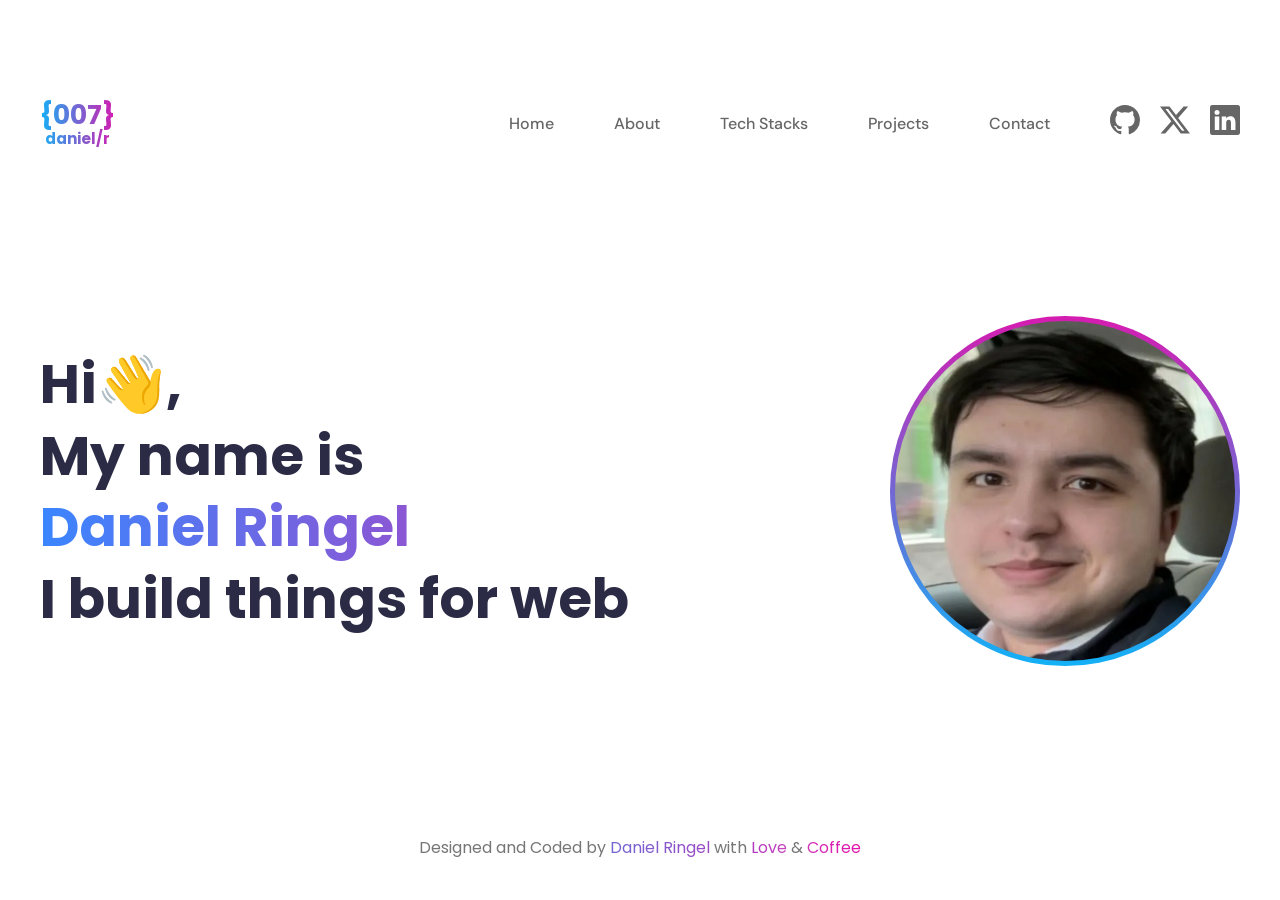
<file: index.html>
<!doctype html>
<html lang="en">
  <head>
    <meta charset="UTF-8" />
    <meta name="viewport" content="width=device-width, initial-scale=1.0" />
    <link rel="stylesheet" href="./css/base.css" />
    <link rel="stylesheet" href="./css/home.css" />
    <link rel="preconnect" href="https://fonts.googleapis.com" />
    <link rel="preconnect" href="https://fonts.gstatic.com" crossorigin />
    <link
      href="https://fonts.googleapis.com/css2?family=Poppins:wght@400;500;600;700&display=swap"
      rel="stylesheet"
    />
    <link
    href="https://fonts.googleapis.com/css2?family=DM+Sans:wght@400;500&family=Poppins:wght@400;500;600;700&display=swap"
    rel="stylesheet"
    />
    <title>Daniel Ringel's Portfolio</title>
  </head>
  <body>
    <!-- This is the header (Top-Container) -->
    <header>
      <!-- Logo being a clickable link to the site -->
      <a href="index.html" class="logo">
        <span class="logo-code">{007}</span>
        <span class="logo-name">daniel/r</span>
      </a>
      <button class="list-button" aria-label="Open menu">
        <svg
          xmlns="http://www.w3.org/2000/svg"
          width="16"
          height="16"
          fill="currentColor"
          viewBox="0 0 16 16"
        >
          <path
            fill-rule="evenodd"
            d="M2.5 12a.5.5 0 0 1 .5-.5h10a.5.5 0 0 1 0 1H3a.5.5 0 0 1-.5-.5m0-4a.5.5 0 0 1 .5-.5h10a.5.5 0 0 1 0 1H3a.5.5 0 0 1-.5-.5m0-4a.5.5 0 0 1 .5-.5h10a.5.5 0 0 1 0 1H3a.5.5 0 0 1-.5-.5"
          />
        </svg>
      </button>
      <!-- Navigator for the other pages and socials -->
      <nav>
        <!-- Clickable links that takes you to other pages -->
        <ul class="pages">
          <li><a href="./index.html">Home</a></li>
          <li><a href="./pages/about.html">About</a></li>
          <li>
            <a href="./pages/tech-stack.html"
              ><span class="mobile-only">Technologies</span
              ><span class="desktop-only">Tech Stacks</span></a
            >
          </li>
          <li><a href="./pages/projects.html">Projects</a></li>
          <li><a href="./pages/contact.html">Contact</a></li>
        </ul>
        <!-- Clickable links that takes you to the corresponding social site -->
        <ul class="social-references">
          <li>
            <a href="http://www.x.com/" aria-label="X"
              ><svg
                xmlns="http://www.w3.org/2000/svg"
                width="16"
                height="16"
                fill="currentColor"
                viewBox="0 0 16 16"
              >
                <path
                  d="M12.6.75h2.454l-5.36 6.142L16 15.25h-4.937l-3.867-5.07-4.425 5.07H.316l5.733-6.57L0 .75h5.063l3.495 4.633L12.601.75Zm-.86 13.028h1.36L4.323 2.145H2.865z"
                /></svg></a>
          </li>
          <li>
            <a href="https://www.linkedin.com/in/daniel-ringel-713186295/" aria-label="LinkedIn"
              ><svg
                xmlns="http://www.w3.org/2000/svg"
                width="16"
                height="16"
                fill="currentColor"
                viewBox="0 0 16 16"
              >
                <path
                  d="M0 1.146C0 .513.526 0 1.175 0h13.65C15.474 0 16 .513 16 1.146v13.708c0 .633-.526 1.146-1.175 1.146H1.175C.526 16 0 15.487 0 14.854zm4.943 12.248V6.169H2.542v7.225zm-1.2-8.212c.837 0 1.358-.554 1.358-1.248-.015-.709-.52-1.248-1.342-1.248S2.4 3.226 2.4 3.934c0 .694.521 1.248 1.327 1.248zm4.908 8.212V9.359c0-.216.016-.432.08-.586.173-.431.568-.878 1.232-.878.869 0 1.216.662 1.216 1.634v3.865h2.401V9.25c0-2.22-1.184-3.252-2.764-3.252-1.274 0-1.845.7-2.165 1.193v.025h-.016l.016-.025V6.169h-2.4c.03.678 0 7.225 0 7.225z"
                /></svg></a>
          </li>
          <li>
            <a href="https://github.com/Daniel-Ringel" aria-label="GitHub"
              ><svg
                xmlns="http://www.w3.org/2000/svg"
                width="16"
                height="16"
                fill="currentColor"
                viewBox="0 0 16 16"
              >
                <path
                  d="M8 0C3.58 0 0 3.58 0 8c0 3.54 2.29 6.53 5.47 7.59.4.07.55-.17.55-.38 0-.19-.01-.82-.01-1.49-2.01.37-2.53-.49-2.69-.94-.09-.23-.48-.94-.82-1.13-.28-.15-.68-.52-.01-.53.63-.01 1.08.58 1.23.82.72 1.21 1.87.87 2.33.66.07-.52.28-.87.51-1.07-1.78-.2-3.64-.89-3.64-3.95 0-.87.31-1.59.82-2.15-.08-.2-.36-1.02.08-2.12 0 0 .67-.21 2.2.82.64-.18 1.32-.27 2-.27s1.36.09 2 .27c1.53-1.04 2.2-.82 2.2-.82.44 1.1.16 1.92.08 2.12.51.56.82 1.27.82 2.15 0 3.07-1.87 3.75-3.65 3.95.29.25.54.73.54 1.48 0 1.07-.01 1.93-.01 2.2 0 .21.15.46.55.38A8.01 8.01 0 0 0 16 8c0-4.42-3.58-8-8-8"
                /></svg></a>
          </li>
        </ul>
      </nav>
    </header>
    <!-- The front of the page -->
    <main>
      <h1>
        Hi<span class="mobile-only">,</span>👋<span class="desktop-only">,</span> <br />
        My name is <br />
        <span class="gradient-text main-author">Daniel Ringel</span> <br />
        I build things for web <br />
      </h1>
      <div class="photo-frame">
        <img src="./assets/DanielRingel.jpg" alt="Daniel Ringel" />
      </div>
    </main>

    <footer>
      <p>
        Designed and Coded by
        <span class="gradient-text author">Daniel Ringel</span> with
        <span class="gradient-text love">Love</span> &
        <span class="gradient-text coffee">Coffee</span>
      </p>
    </footer>
  </body>
</html>
</file>
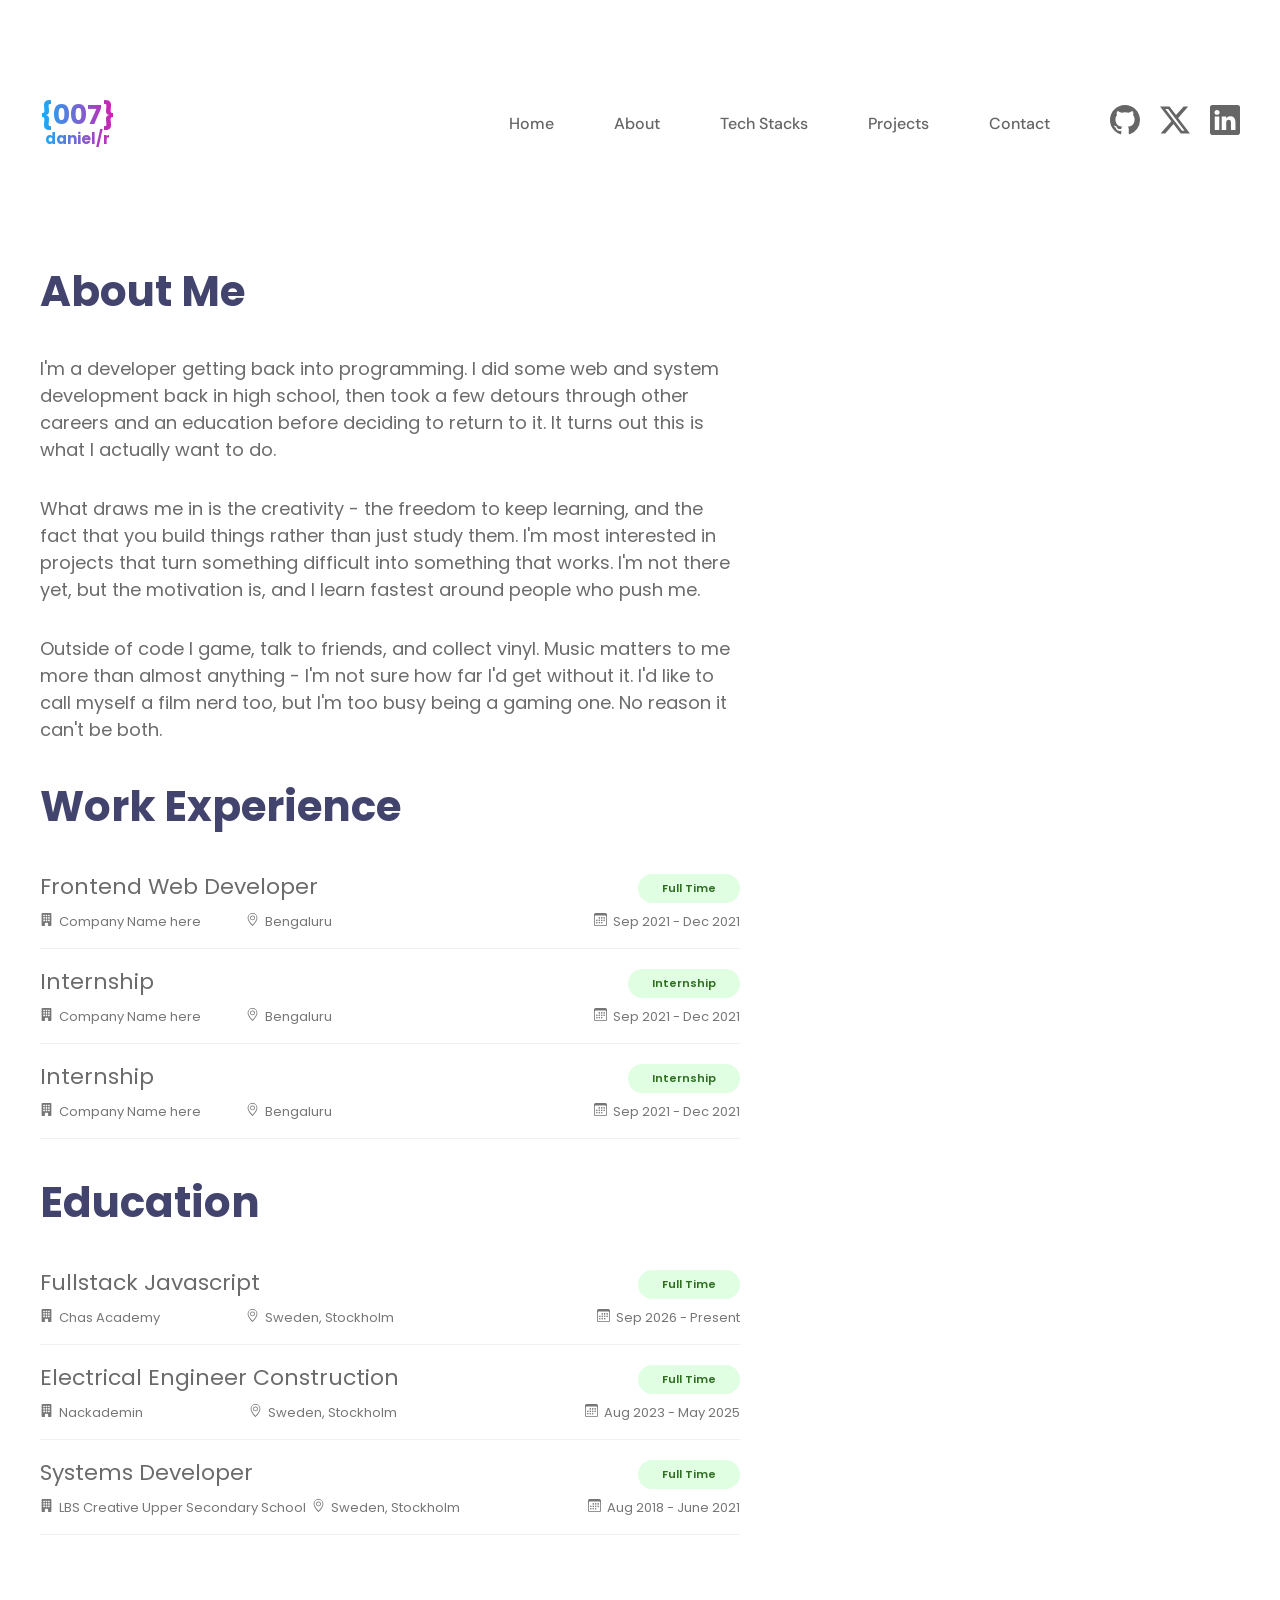
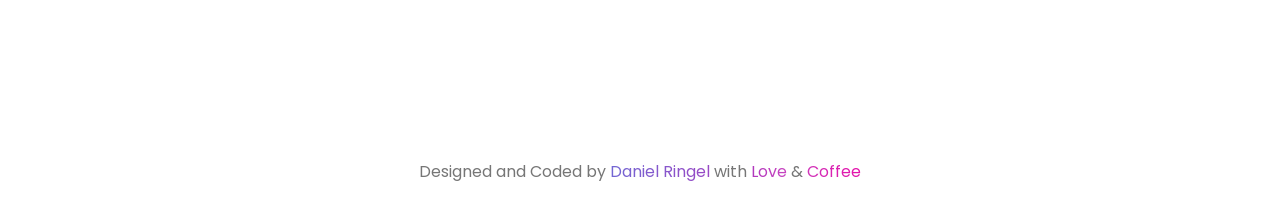
<file: pages/about.html>
<!doctype html>
<html lang="en">
  <head>
    <meta charset="UTF-8" />
    <meta name="viewport" content="width=device-width, initial-scale=1.0" />
    <link rel="stylesheet" href="../css/base.css" />
    <link rel="stylesheet" href="../css/about.css" />
    <link rel="preconnect" href="https://fonts.googleapis.com" />
    <link rel="preconnect" href="https://fonts.gstatic.com" crossorigin />
    <link
      href="https://fonts.googleapis.com/css2?family=Poppins:wght@400;500;600;700&display=swap"
      rel="stylesheet"
    />
    <link
      href="https://fonts.googleapis.com/css2?family=DM+Sans:wght@400;500&family=Poppins:wght@400;500;600;700&display=swap"
      rel="stylesheet"
    />
    <title>About · Daniel Ringel</title>
  </head>
  <body>
    <!-- This is the header (Top-Container) -->
    <header>
      <!-- Logo being a clickable link to the site -->
      <a href="../index.html" class="logo">
        <span class="logo-code">{007}</span>
        <span class="logo-name">daniel/r</span>
      </a>
      <button class="list-button" aria-label="Open menu">
        <svg
          xmlns="http://www.w3.org/2000/svg"
          width="16"
          height="16"
          fill="currentColor"
          viewBox="0 0 16 16"
        >
          <path
            fill-rule="evenodd"
            d="M2.5 12a.5.5 0 0 1 .5-.5h10a.5.5 0 0 1 0 1H3a.5.5 0 0 1-.5-.5m0-4a.5.5 0 0 1 .5-.5h10a.5.5 0 0 1 0 1H3a.5.5 0 0 1-.5-.5m0-4a.5.5 0 0 1 .5-.5h10a.5.5 0 0 1 0 1H3a.5.5 0 0 1-.5-.5"
          />
        </svg>
      </button>
      <!-- Navigator for the other pages and socials -->
      <nav>
        <!-- Clickable links that takes you to other pages -->
        <ul class="pages">
          <li><a href="../index.html">Home</a></li>
          <li><a href="./about.html">About</a></li>
          <li>
            <a href="./tech-stack.html"
              ><span class="mobile-only">Technologies</span
              ><span class="desktop-only">Tech Stacks</span></a
            >
          </li>
          <li><a href="./projects.html">Projects</a></li>
          <li><a href="./contact.html">Contact</a></li>
        </ul>
        <!-- Clickable links that takes you to the corresponding social site -->
        <ul class="social-references">
          <li>
            <a href="http://www.x.com/" aria-label="X"
              ><svg
                xmlns="http://www.w3.org/2000/svg"
                width="16"
                height="16"
                fill="currentColor"
                viewBox="0 0 16 16"
              >
                <path
                  d="M12.6.75h2.454l-5.36 6.142L16 15.25h-4.937l-3.867-5.07-4.425 5.07H.316l5.733-6.57L0 .75h5.063l3.495 4.633L12.601.75Zm-.86 13.028h1.36L4.323 2.145H2.865z"
                /></svg></a>
          </li>
          <li>
            <a
              href="https://www.linkedin.com/in/daniel-ringel-713186295/"
              aria-label="LinkedIn"
              ><svg
                xmlns="http://www.w3.org/2000/svg"
                width="16"
                height="16"
                fill="currentColor"
                viewBox="0 0 16 16"
              >
                <path
                  d="M0 1.146C0 .513.526 0 1.175 0h13.65C15.474 0 16 .513 16 1.146v13.708c0 .633-.526 1.146-1.175 1.146H1.175C.526 16 0 15.487 0 14.854zm4.943 12.248V6.169H2.542v7.225zm-1.2-8.212c.837 0 1.358-.554 1.358-1.248-.015-.709-.52-1.248-1.342-1.248S2.4 3.226 2.4 3.934c0 .694.521 1.248 1.327 1.248zm4.908 8.212V9.359c0-.216.016-.432.08-.586.173-.431.568-.878 1.232-.878.869 0 1.216.662 1.216 1.634v3.865h2.401V9.25c0-2.22-1.184-3.252-2.764-3.252-1.274 0-1.845.7-2.165 1.193v.025h-.016l.016-.025V6.169h-2.4c.03.678 0 7.225 0 7.225z"
                /></svg></a>
          </li>
          <li>
            <a href="https://github.com/Daniel-Ringel" aria-label="GitHub"
              ><svg
                xmlns="http://www.w3.org/2000/svg"
                width="16"
                height="16"
                fill="currentColor"
                viewBox="0 0 16 16"
              >
                <path
                  d="M8 0C3.58 0 0 3.58 0 8c0 3.54 2.29 6.53 5.47 7.59.4.07.55-.17.55-.38 0-.19-.01-.82-.01-1.49-2.01.37-2.53-.49-2.69-.94-.09-.23-.48-.94-.82-1.13-.28-.15-.68-.52-.01-.53.63-.01 1.08.58 1.23.82.72 1.21 1.87.87 2.33.66.07-.52.28-.87.51-1.07-1.78-.2-3.64-.89-3.64-3.95 0-.87.31-1.59.82-2.15-.08-.2-.36-1.02.08-2.12 0 0 .67-.21 2.2.82.64-.18 1.32-.27 2-.27s1.36.09 2 .27c1.53-1.04 2.2-.82 2.2-.82.44 1.1.16 1.92.08 2.12.51.56.82 1.27.82 2.15 0 3.07-1.87 3.75-3.65 3.95.29.25.54.73.54 1.48 0 1.07-.01 1.93-.01 2.2 0 .21.15.46.55.38A8.01 8.01 0 0 0 16 8c0-4.42-3.58-8-8-8"
                /></svg></a>
          </li>
        </ul>
      </nav>
    </header>
    <!-- The front of the page -->
    <main>
      <h1>About Me</h1>

      <p>
        I'm a developer getting back into programming. I did some web and system
        development back in high school, then took a few detours through other
        careers and an education before deciding to return to it. It turns out
        this is what I actually want to do.
      </p>
      <p>
        What draws me in is the creativity - the freedom to keep learning, and
        the fact that you build things rather than just study them. I'm most
        interested in projects that turn something difficult into something that
        works. I'm not there yet, but the motivation is, and I learn fastest
        around people who push me.
      </p>
      <p>
        Outside of code I game, talk to friends, and collect vinyl. Music
        matters to me more than almost anything - I'm not sure how far I'd get
        without it. I'd like to call myself a film nerd too, but I'm too busy
        being a gaming one. No reason it can't be both.
      </p>

      <h2>Work Experience</h2>

      <article class="experience">
        <h3>Frontend Web Developer</h3>
        <span class="tag">Full Time</span>
        <p class="company">
          <svg
            xmlns="http://www.w3.org/2000/svg"
            width="16"
            height="16"
            fill="currentColor"
            class="bi bi-building-fill"
            viewBox="0 0 16 16"
          >
            <path
              d="M3 0a1 1 0 0 0-1 1v14a1 1 0 0 0 1 1h3v-3.5a.5.5 0 0 1 .5-.5h3a.5.5 0 0 1 .5.5V16h3a1 1 0 0 0 1-1V1a1 1 0 0 0-1-1zm1 2.5a.5.5 0 0 1 .5-.5h1a.5.5 0 0 1 .5.5v1a.5.5 0 0 1-.5.5h-1a.5.5 0 0 1-.5-.5zm3 0a.5.5 0 0 1 .5-.5h1a.5.5 0 0 1 .5.5v1a.5.5 0 0 1-.5.5h-1a.5.5 0 0 1-.5-.5zm3.5-.5h1a.5.5 0 0 1 .5.5v1a.5.5 0 0 1-.5.5h-1a.5.5 0 0 1-.5-.5v-1a.5.5 0 0 1 .5-.5M4 5.5a.5.5 0 0 1 .5-.5h1a.5.5 0 0 1 .5.5v1a.5.5 0 0 1-.5.5h-1a.5.5 0 0 1-.5-.5zM7.5 5h1a.5.5 0 0 1 .5.5v1a.5.5 0 0 1-.5.5h-1a.5.5 0 0 1-.5-.5v-1a.5.5 0 0 1 .5-.5m2.5.5a.5.5 0 0 1 .5-.5h1a.5.5 0 0 1 .5.5v1a.5.5 0 0 1-.5.5h-1a.5.5 0 0 1-.5-.5zM4.5 8h1a.5.5 0 0 1 .5.5v1a.5.5 0 0 1-.5.5h-1a.5.5 0 0 1-.5-.5v-1a.5.5 0 0 1 .5-.5m2.5.5a.5.5 0 0 1 .5-.5h1a.5.5 0 0 1 .5.5v1a.5.5 0 0 1-.5.5h-1a.5.5 0 0 1-.5-.5zm3.5-.5h1a.5.5 0 0 1 .5.5v1a.5.5 0 0 1-.5.5h-1a.5.5 0 0 1-.5-.5v-1a.5.5 0 0 1 .5-.5"
            /></svg><span>Company Name here</span>
        </p>
        <p class="location">
          <svg
            xmlns="http://www.w3.org/2000/svg"
            width="16"
            height="16"
            fill="currentColor"
            class="bi bi-geo-alt"
            viewBox="0 0 16 16"
          >
            <path
              d="M12.166 8.94c-.524 1.062-1.234 2.12-1.96 3.07A32 32 0 0 1 8 14.58a32 32 0 0 1-2.206-2.57c-.726-.95-1.436-2.008-1.96-3.07C3.304 7.867 3 6.862 3 6a5 5 0 0 1 10 0c0 .862-.305 1.867-.834 2.94M8 16s6-5.686 6-10A6 6 0 0 0 2 6c0 4.314 6 10 6 10"
            />
            <path
              d="M8 8a2 2 0 1 1 0-4 2 2 0 0 1 0 4m0 1a3 3 0 1 0 0-6 3 3 0 0 0 0 6"
            /></svg><span>Bengaluru</span>
        </p>
        <p class="dates">
          <svg
            class="desktop-only"
            xmlns="http://www.w3.org/2000/svg"
            width="16"
            height="16"
            fill="currentColor"
            class="bi bi-calendar3"
            viewBox="0 0 16 16"
          >
            <path
              d="M14 0H2a2 2 0 0 0-2 2v12a2 2 0 0 0 2 2h12a2 2 0 0 0 2-2V2a2 2 0 0 0-2-2M1 3.857C1 3.384 1.448 3 2 3h12c.552 0 1 .384 1 .857v10.286c0 .473-.448.857-1 .857H2c-.552 0-1-.384-1-.857z"
            />
            <path
              d="M6.5 7a1 1 0 1 0 0-2 1 1 0 0 0 0 2m3 0a1 1 0 1 0 0-2 1 1 0 0 0 0 2m3 0a1 1 0 1 0 0-2 1 1 0 0 0 0 2m-9 3a1 1 0 1 0 0-2 1 1 0 0 0 0 2m3 0a1 1 0 1 0 0-2 1 1 0 0 0 0 2m3 0a1 1 0 1 0 0-2 1 1 0 0 0 0 2m3 0a1 1 0 1 0 0-2 1 1 0 0 0 0 2m-9 3a1 1 0 1 0 0-2 1 1 0 0 0 0 2m3 0a1 1 0 1 0 0-2 1 1 0 0 0 0 2m3 0a1 1 0 1 0 0-2 1 1 0 0 0 0 2"
            /></svg>Sep 2021 - Dec 2021
        </p>
      </article>

      <article class="experience">
        <h3>Internship</h3>
        <span class="tag">Internship</span>
        <p class="company">
          <svg
            xmlns="http://www.w3.org/2000/svg"
            width="16"
            height="16"
            fill="currentColor"
            class="bi bi-building-fill"
            viewBox="0 0 16 16"
          >
            <path
              d="M3 0a1 1 0 0 0-1 1v14a1 1 0 0 0 1 1h3v-3.5a.5.5 0 0 1 .5-.5h3a.5.5 0 0 1 .5.5V16h3a1 1 0 0 0 1-1V1a1 1 0 0 0-1-1zm1 2.5a.5.5 0 0 1 .5-.5h1a.5.5 0 0 1 .5.5v1a.5.5 0 0 1-.5.5h-1a.5.5 0 0 1-.5-.5zm3 0a.5.5 0 0 1 .5-.5h1a.5.5 0 0 1 .5.5v1a.5.5 0 0 1-.5.5h-1a.5.5 0 0 1-.5-.5zm3.5-.5h1a.5.5 0 0 1 .5.5v1a.5.5 0 0 1-.5.5h-1a.5.5 0 0 1-.5-.5v-1a.5.5 0 0 1 .5-.5M4 5.5a.5.5 0 0 1 .5-.5h1a.5.5 0 0 1 .5.5v1a.5.5 0 0 1-.5.5h-1a.5.5 0 0 1-.5-.5zM7.5 5h1a.5.5 0 0 1 .5.5v1a.5.5 0 0 1-.5.5h-1a.5.5 0 0 1-.5-.5v-1a.5.5 0 0 1 .5-.5m2.5.5a.5.5 0 0 1 .5-.5h1a.5.5 0 0 1 .5.5v1a.5.5 0 0 1-.5.5h-1a.5.5 0 0 1-.5-.5zM4.5 8h1a.5.5 0 0 1 .5.5v1a.5.5 0 0 1-.5.5h-1a.5.5 0 0 1-.5-.5v-1a.5.5 0 0 1 .5-.5m2.5.5a.5.5 0 0 1 .5-.5h1a.5.5 0 0 1 .5.5v1a.5.5 0 0 1-.5.5h-1a.5.5 0 0 1-.5-.5zm3.5-.5h1a.5.5 0 0 1 .5.5v1a.5.5 0 0 1-.5.5h-1a.5.5 0 0 1-.5-.5v-1a.5.5 0 0 1 .5-.5"
            /></svg><span>Company Name here</span>
        </p>
        <p class="location">
          <svg
            xmlns="http://www.w3.org/2000/svg"
            width="16"
            height="16"
            fill="currentColor"
            class="bi bi-geo-alt"
            viewBox="0 0 16 16"
          >
            <path
              d="M12.166 8.94c-.524 1.062-1.234 2.12-1.96 3.07A32 32 0 0 1 8 14.58a32 32 0 0 1-2.206-2.57c-.726-.95-1.436-2.008-1.96-3.07C3.304 7.867 3 6.862 3 6a5 5 0 0 1 10 0c0 .862-.305 1.867-.834 2.94M8 16s6-5.686 6-10A6 6 0 0 0 2 6c0 4.314 6 10 6 10"
            />
            <path
              d="M8 8a2 2 0 1 1 0-4 2 2 0 0 1 0 4m0 1a3 3 0 1 0 0-6 3 3 0 0 0 0 6"
            /></svg><span>Bengaluru</span>
        </p>
        <p class="dates">
          <svg
            class="desktop-only"
            xmlns="http://www.w3.org/2000/svg"
            width="16"
            height="16"
            fill="currentColor"
            class="bi bi-calendar3"
            viewBox="0 0 16 16"
          >
            <path
              d="M14 0H2a2 2 0 0 0-2 2v12a2 2 0 0 0 2 2h12a2 2 0 0 0 2-2V2a2 2 0 0 0-2-2M1 3.857C1 3.384 1.448 3 2 3h12c.552 0 1 .384 1 .857v10.286c0 .473-.448.857-1 .857H2c-.552 0-1-.384-1-.857z"
            />
            <path
              d="M6.5 7a1 1 0 1 0 0-2 1 1 0 0 0 0 2m3 0a1 1 0 1 0 0-2 1 1 0 0 0 0 2m3 0a1 1 0 1 0 0-2 1 1 0 0 0 0 2m-9 3a1 1 0 1 0 0-2 1 1 0 0 0 0 2m3 0a1 1 0 1 0 0-2 1 1 0 0 0 0 2m3 0a1 1 0 1 0 0-2 1 1 0 0 0 0 2m3 0a1 1 0 1 0 0-2 1 1 0 0 0 0 2m-9 3a1 1 0 1 0 0-2 1 1 0 0 0 0 2m3 0a1 1 0 1 0 0-2 1 1 0 0 0 0 2m3 0a1 1 0 1 0 0-2 1 1 0 0 0 0 2"
            /></svg>Sep 2021 - Dec 2021
        </p>
      </article>

      <article class="experience">
        <h3>Internship</h3>
        <span class="tag">Internship</span>
        <p class="company">
          <svg
            xmlns="http://www.w3.org/2000/svg"
            width="16"
            height="16"
            fill="currentColor"
            class="bi bi-building-fill"
            viewBox="0 0 16 16"
          >
            <path
              d="M3 0a1 1 0 0 0-1 1v14a1 1 0 0 0 1 1h3v-3.5a.5.5 0 0 1 .5-.5h3a.5.5 0 0 1 .5.5V16h3a1 1 0 0 0 1-1V1a1 1 0 0 0-1-1zm1 2.5a.5.5 0 0 1 .5-.5h1a.5.5 0 0 1 .5.5v1a.5.5 0 0 1-.5.5h-1a.5.5 0 0 1-.5-.5zm3 0a.5.5 0 0 1 .5-.5h1a.5.5 0 0 1 .5.5v1a.5.5 0 0 1-.5.5h-1a.5.5 0 0 1-.5-.5zm3.5-.5h1a.5.5 0 0 1 .5.5v1a.5.5 0 0 1-.5.5h-1a.5.5 0 0 1-.5-.5v-1a.5.5 0 0 1 .5-.5M4 5.5a.5.5 0 0 1 .5-.5h1a.5.5 0 0 1 .5.5v1a.5.5 0 0 1-.5.5h-1a.5.5 0 0 1-.5-.5zM7.5 5h1a.5.5 0 0 1 .5.5v1a.5.5 0 0 1-.5.5h-1a.5.5 0 0 1-.5-.5v-1a.5.5 0 0 1 .5-.5m2.5.5a.5.5 0 0 1 .5-.5h1a.5.5 0 0 1 .5.5v1a.5.5 0 0 1-.5.5h-1a.5.5 0 0 1-.5-.5zM4.5 8h1a.5.5 0 0 1 .5.5v1a.5.5 0 0 1-.5.5h-1a.5.5 0 0 1-.5-.5v-1a.5.5 0 0 1 .5-.5m2.5.5a.5.5 0 0 1 .5-.5h1a.5.5 0 0 1 .5.5v1a.5.5 0 0 1-.5.5h-1a.5.5 0 0 1-.5-.5zm3.5-.5h1a.5.5 0 0 1 .5.5v1a.5.5 0 0 1-.5.5h-1a.5.5 0 0 1-.5-.5v-1a.5.5 0 0 1 .5-.5"
            /></svg><span>Company Name here</span>
        </p>
        <p class="location">
          <svg
            xmlns="http://www.w3.org/2000/svg"
            width="16"
            height="16"
            fill="currentColor"
            class="bi bi-geo-alt"
            viewBox="0 0 16 16"
          >
            <path
              d="M12.166 8.94c-.524 1.062-1.234 2.12-1.96 3.07A32 32 0 0 1 8 14.58a32 32 0 0 1-2.206-2.57c-.726-.95-1.436-2.008-1.96-3.07C3.304 7.867 3 6.862 3 6a5 5 0 0 1 10 0c0 .862-.305 1.867-.834 2.94M8 16s6-5.686 6-10A6 6 0 0 0 2 6c0 4.314 6 10 6 10"
            />
            <path
              d="M8 8a2 2 0 1 1 0-4 2 2 0 0 1 0 4m0 1a3 3 0 1 0 0-6 3 3 0 0 0 0 6"
            /></svg><span>Bengaluru</span>
        </p>
        <p class="dates">
          <svg
            class="desktop-only"
            xmlns="http://www.w3.org/2000/svg"
            width="16"
            height="16"
            fill="currentColor"
            class="bi bi-calendar3"
            viewBox="0 0 16 16"
          >
            <path
              d="M14 0H2a2 2 0 0 0-2 2v12a2 2 0 0 0 2 2h12a2 2 0 0 0 2-2V2a2 2 0 0 0-2-2M1 3.857C1 3.384 1.448 3 2 3h12c.552 0 1 .384 1 .857v10.286c0 .473-.448.857-1 .857H2c-.552 0-1-.384-1-.857z"
            />
            <path
              d="M6.5 7a1 1 0 1 0 0-2 1 1 0 0 0 0 2m3 0a1 1 0 1 0 0-2 1 1 0 0 0 0 2m3 0a1 1 0 1 0 0-2 1 1 0 0 0 0 2m-9 3a1 1 0 1 0 0-2 1 1 0 0 0 0 2m3 0a1 1 0 1 0 0-2 1 1 0 0 0 0 2m3 0a1 1 0 1 0 0-2 1 1 0 0 0 0 2m3 0a1 1 0 1 0 0-2 1 1 0 0 0 0 2m-9 3a1 1 0 1 0 0-2 1 1 0 0 0 0 2m3 0a1 1 0 1 0 0-2 1 1 0 0 0 0 2m3 0a1 1 0 1 0 0-2 1 1 0 0 0 0 2"
            /></svg>Sep 2021 - Dec 2021
        </p>
      </article>

      <h2>Education</h2>

      <article class="experience">
        <h3>Fullstack Javascript</h3>
        <span class="tag">Full Time</span>
        <p class="company">
          <svg
            xmlns="http://www.w3.org/2000/svg"
            width="16"
            height="16"
            fill="currentColor"
            class="bi bi-building-fill"
            viewBox="0 0 16 16"
          >
            <path
              d="M3 0a1 1 0 0 0-1 1v14a1 1 0 0 0 1 1h3v-3.5a.5.5 0 0 1 .5-.5h3a.5.5 0 0 1 .5.5V16h3a1 1 0 0 0 1-1V1a1 1 0 0 0-1-1zm1 2.5a.5.5 0 0 1 .5-.5h1a.5.5 0 0 1 .5.5v1a.5.5 0 0 1-.5.5h-1a.5.5 0 0 1-.5-.5zm3 0a.5.5 0 0 1 .5-.5h1a.5.5 0 0 1 .5.5v1a.5.5 0 0 1-.5.5h-1a.5.5 0 0 1-.5-.5zm3.5-.5h1a.5.5 0 0 1 .5.5v1a.5.5 0 0 1-.5.5h-1a.5.5 0 0 1-.5-.5v-1a.5.5 0 0 1 .5-.5M4 5.5a.5.5 0 0 1 .5-.5h1a.5.5 0 0 1 .5.5v1a.5.5 0 0 1-.5.5h-1a.5.5 0 0 1-.5-.5zM7.5 5h1a.5.5 0 0 1 .5.5v1a.5.5 0 0 1-.5.5h-1a.5.5 0 0 1-.5-.5v-1a.5.5 0 0 1 .5-.5m2.5.5a.5.5 0 0 1 .5-.5h1a.5.5 0 0 1 .5.5v1a.5.5 0 0 1-.5.5h-1a.5.5 0 0 1-.5-.5zM4.5 8h1a.5.5 0 0 1 .5.5v1a.5.5 0 0 1-.5.5h-1a.5.5 0 0 1-.5-.5v-1a.5.5 0 0 1 .5-.5m2.5.5a.5.5 0 0 1 .5-.5h1a.5.5 0 0 1 .5.5v1a.5.5 0 0 1-.5.5h-1a.5.5 0 0 1-.5-.5zm3.5-.5h1a.5.5 0 0 1 .5.5v1a.5.5 0 0 1-.5.5h-1a.5.5 0 0 1-.5-.5v-1a.5.5 0 0 1 .5-.5"
            /></svg><span>Chas Academy</span>
        </p>
        <p class="location">
          <svg
            xmlns="http://www.w3.org/2000/svg"
            width="16"
            height="16"
            fill="currentColor"
            class="bi bi-geo-alt"
            viewBox="0 0 16 16"
          >
            <path
              d="M12.166 8.94c-.524 1.062-1.234 2.12-1.96 3.07A32 32 0 0 1 8 14.58a32 32 0 0 1-2.206-2.57c-.726-.95-1.436-2.008-1.96-3.07C3.304 7.867 3 6.862 3 6a5 5 0 0 1 10 0c0 .862-.305 1.867-.834 2.94M8 16s6-5.686 6-10A6 6 0 0 0 2 6c0 4.314 6 10 6 10"
            />
            <path
              d="M8 8a2 2 0 1 1 0-4 2 2 0 0 1 0 4m0 1a3 3 0 1 0 0-6 3 3 0 0 0 0 6"
            /></svg><span>Sweden, Stockholm</span>
        </p>
        <p class="dates">
          <svg
            class="desktop-only"
            xmlns="http://www.w3.org/2000/svg"
            width="16"
            height="16"
            fill="currentColor"
            class="bi bi-calendar3"
            viewBox="0 0 16 16"
          >
            <path
              d="M14 0H2a2 2 0 0 0-2 2v12a2 2 0 0 0 2 2h12a2 2 0 0 0 2-2V2a2 2 0 0 0-2-2M1 3.857C1 3.384 1.448 3 2 3h12c.552 0 1 .384 1 .857v10.286c0 .473-.448.857-1 .857H2c-.552 0-1-.384-1-.857z"
            />
            <path
              d="M6.5 7a1 1 0 1 0 0-2 1 1 0 0 0 0 2m3 0a1 1 0 1 0 0-2 1 1 0 0 0 0 2m3 0a1 1 0 1 0 0-2 1 1 0 0 0 0 2m-9 3a1 1 0 1 0 0-2 1 1 0 0 0 0 2m3 0a1 1 0 1 0 0-2 1 1 0 0 0 0 2m3 0a1 1 0 1 0 0-2 1 1 0 0 0 0 2m3 0a1 1 0 1 0 0-2 1 1 0 0 0 0 2m-9 3a1 1 0 1 0 0-2 1 1 0 0 0 0 2m3 0a1 1 0 1 0 0-2 1 1 0 0 0 0 2m3 0a1 1 0 1 0 0-2 1 1 0 0 0 0 2"
            /></svg>Sep 2026 - Present
        </p>
      </article>

      <article class="experience">
        <h3>Electrical Engineer Construction</h3>
        <span class="tag">Full Time</span>
        <p class="company">
          <svg
            xmlns="http://www.w3.org/2000/svg"
            width="16"
            height="16"
            fill="currentColor"
            class="bi bi-building-fill"
            viewBox="0 0 16 16"
          >
            <path
              d="M3 0a1 1 0 0 0-1 1v14a1 1 0 0 0 1 1h3v-3.5a.5.5 0 0 1 .5-.5h3a.5.5 0 0 1 .5.5V16h3a1 1 0 0 0 1-1V1a1 1 0 0 0-1-1zm1 2.5a.5.5 0 0 1 .5-.5h1a.5.5 0 0 1 .5.5v1a.5.5 0 0 1-.5.5h-1a.5.5 0 0 1-.5-.5zm3 0a.5.5 0 0 1 .5-.5h1a.5.5 0 0 1 .5.5v1a.5.5 0 0 1-.5.5h-1a.5.5 0 0 1-.5-.5zm3.5-.5h1a.5.5 0 0 1 .5.5v1a.5.5 0 0 1-.5.5h-1a.5.5 0 0 1-.5-.5v-1a.5.5 0 0 1 .5-.5M4 5.5a.5.5 0 0 1 .5-.5h1a.5.5 0 0 1 .5.5v1a.5.5 0 0 1-.5.5h-1a.5.5 0 0 1-.5-.5zM7.5 5h1a.5.5 0 0 1 .5.5v1a.5.5 0 0 1-.5.5h-1a.5.5 0 0 1-.5-.5v-1a.5.5 0 0 1 .5-.5m2.5.5a.5.5 0 0 1 .5-.5h1a.5.5 0 0 1 .5.5v1a.5.5 0 0 1-.5.5h-1a.5.5 0 0 1-.5-.5zM4.5 8h1a.5.5 0 0 1 .5.5v1a.5.5 0 0 1-.5.5h-1a.5.5 0 0 1-.5-.5v-1a.5.5 0 0 1 .5-.5m2.5.5a.5.5 0 0 1 .5-.5h1a.5.5 0 0 1 .5.5v1a.5.5 0 0 1-.5.5h-1a.5.5 0 0 1-.5-.5zm3.5-.5h1a.5.5 0 0 1 .5.5v1a.5.5 0 0 1-.5.5h-1a.5.5 0 0 1-.5-.5v-1a.5.5 0 0 1 .5-.5"
            /></svg><span>Nackademin</span>
        </p>
        <p class="location">
          <svg
            xmlns="http://www.w3.org/2000/svg"
            width="16"
            height="16"
            fill="currentColor"
            class="bi bi-geo-alt"
            viewBox="0 0 16 16"
          >
            <path
              d="M12.166 8.94c-.524 1.062-1.234 2.12-1.96 3.07A32 32 0 0 1 8 14.58a32 32 0 0 1-2.206-2.57c-.726-.95-1.436-2.008-1.96-3.07C3.304 7.867 3 6.862 3 6a5 5 0 0 1 10 0c0 .862-.305 1.867-.834 2.94M8 16s6-5.686 6-10A6 6 0 0 0 2 6c0 4.314 6 10 6 10"
            />
            <path
              d="M8 8a2 2 0 1 1 0-4 2 2 0 0 1 0 4m0 1a3 3 0 1 0 0-6 3 3 0 0 0 0 6"
            /></svg><span>Sweden, Stockholm</span>
        </p>
        <p class="dates">
          <svg
            class="desktop-only"
            xmlns="http://www.w3.org/2000/svg"
            width="16"
            height="16"
            fill="currentColor"
            class="bi bi-calendar3"
            viewBox="0 0 16 16"
          >
            <path
              d="M14 0H2a2 2 0 0 0-2 2v12a2 2 0 0 0 2 2h12a2 2 0 0 0 2-2V2a2 2 0 0 0-2-2M1 3.857C1 3.384 1.448 3 2 3h12c.552 0 1 .384 1 .857v10.286c0 .473-.448.857-1 .857H2c-.552 0-1-.384-1-.857z"
            />
            <path
              d="M6.5 7a1 1 0 1 0 0-2 1 1 0 0 0 0 2m3 0a1 1 0 1 0 0-2 1 1 0 0 0 0 2m3 0a1 1 0 1 0 0-2 1 1 0 0 0 0 2m-9 3a1 1 0 1 0 0-2 1 1 0 0 0 0 2m3 0a1 1 0 1 0 0-2 1 1 0 0 0 0 2m3 0a1 1 0 1 0 0-2 1 1 0 0 0 0 2m3 0a1 1 0 1 0 0-2 1 1 0 0 0 0 2m-9 3a1 1 0 1 0 0-2 1 1 0 0 0 0 2m3 0a1 1 0 1 0 0-2 1 1 0 0 0 0 2m3 0a1 1 0 1 0 0-2 1 1 0 0 0 0 2"
            /></svg>Aug 2023 - May 2025
        </p>
      </article>

      <article class="experience">
        <h3>Systems Developer</h3>
        <span class="tag">Full Time</span>
        <p class="company">
          <svg
            xmlns="http://www.w3.org/2000/svg"
            width="16"
            height="16"
            fill="currentColor"
            class="bi bi-building-fill"
            viewBox="0 0 16 16"
          >
            <path
              d="M3 0a1 1 0 0 0-1 1v14a1 1 0 0 0 1 1h3v-3.5a.5.5 0 0 1 .5-.5h3a.5.5 0 0 1 .5.5V16h3a1 1 0 0 0 1-1V1a1 1 0 0 0-1-1zm1 2.5a.5.5 0 0 1 .5-.5h1a.5.5 0 0 1 .5.5v1a.5.5 0 0 1-.5.5h-1a.5.5 0 0 1-.5-.5zm3 0a.5.5 0 0 1 .5-.5h1a.5.5 0 0 1 .5.5v1a.5.5 0 0 1-.5.5h-1a.5.5 0 0 1-.5-.5zm3.5-.5h1a.5.5 0 0 1 .5.5v1a.5.5 0 0 1-.5.5h-1a.5.5 0 0 1-.5-.5v-1a.5.5 0 0 1 .5-.5M4 5.5a.5.5 0 0 1 .5-.5h1a.5.5 0 0 1 .5.5v1a.5.5 0 0 1-.5.5h-1a.5.5 0 0 1-.5-.5zM7.5 5h1a.5.5 0 0 1 .5.5v1a.5.5 0 0 1-.5.5h-1a.5.5 0 0 1-.5-.5v-1a.5.5 0 0 1 .5-.5m2.5.5a.5.5 0 0 1 .5-.5h1a.5.5 0 0 1 .5.5v1a.5.5 0 0 1-.5.5h-1a.5.5 0 0 1-.5-.5zM4.5 8h1a.5.5 0 0 1 .5.5v1a.5.5 0 0 1-.5.5h-1a.5.5 0 0 1-.5-.5v-1a.5.5 0 0 1 .5-.5m2.5.5a.5.5 0 0 1 .5-.5h1a.5.5 0 0 1 .5.5v1a.5.5 0 0 1-.5.5h-1a.5.5 0 0 1-.5-.5zm3.5-.5h1a.5.5 0 0 1 .5.5v1a.5.5 0 0 1-.5.5h-1a.5.5 0 0 1-.5-.5v-1a.5.5 0 0 1 .5-.5"
            /></svg><span>LBS Creative Upper Secondary School</span>
        </p>
        <p class="location">
          <svg
            xmlns="http://www.w3.org/2000/svg"
            width="16"
            height="16"
            fill="currentColor"
            class="bi bi-geo-alt"
            viewBox="0 0 16 16"
          >
            <path
              d="M12.166 8.94c-.524 1.062-1.234 2.12-1.96 3.07A32 32 0 0 1 8 14.58a32 32 0 0 1-2.206-2.57c-.726-.95-1.436-2.008-1.96-3.07C3.304 7.867 3 6.862 3 6a5 5 0 0 1 10 0c0 .862-.305 1.867-.834 2.94M8 16s6-5.686 6-10A6 6 0 0 0 2 6c0 4.314 6 10 6 10"
            />
            <path
              d="M8 8a2 2 0 1 1 0-4 2 2 0 0 1 0 4m0 1a3 3 0 1 0 0-6 3 3 0 0 0 0 6"
            /></svg><span>Sweden, Stockholm</span>
        </p>
        <p class="dates">
          <svg
            class="desktop-only"
            xmlns="http://www.w3.org/2000/svg"
            width="16"
            height="16"
            fill="currentColor"
            class="bi bi-calendar3"
            viewBox="0 0 16 16"
          >
            <path
              d="M14 0H2a2 2 0 0 0-2 2v12a2 2 0 0 0 2 2h12a2 2 0 0 0 2-2V2a2 2 0 0 0-2-2M1 3.857C1 3.384 1.448 3 2 3h12c.552 0 1 .384 1 .857v10.286c0 .473-.448.857-1 .857H2c-.552 0-1-.384-1-.857z"
            />
            <path
              d="M6.5 7a1 1 0 1 0 0-2 1 1 0 0 0 0 2m3 0a1 1 0 1 0 0-2 1 1 0 0 0 0 2m3 0a1 1 0 1 0 0-2 1 1 0 0 0 0 2m-9 3a1 1 0 1 0 0-2 1 1 0 0 0 0 2m3 0a1 1 0 1 0 0-2 1 1 0 0 0 0 2m3 0a1 1 0 1 0 0-2 1 1 0 0 0 0 2m3 0a1 1 0 1 0 0-2 1 1 0 0 0 0 2m-9 3a1 1 0 1 0 0-2 1 1 0 0 0 0 2m3 0a1 1 0 1 0 0-2 1 1 0 0 0 0 2m3 0a1 1 0 1 0 0-2 1 1 0 0 0 0 2"
            /></svg>Aug 2018 - June 2021
        </p>
      </article>
    </main>

    <footer>
      <p>
        Designed and Coded by
        <span class="gradient-text author">Daniel Ringel</span> with
        <span class="gradient-text love">Love</span> &
        <span class="gradient-text coffee">Coffee</span>
      </p>
    </footer>
  </body>
</html>
</file>
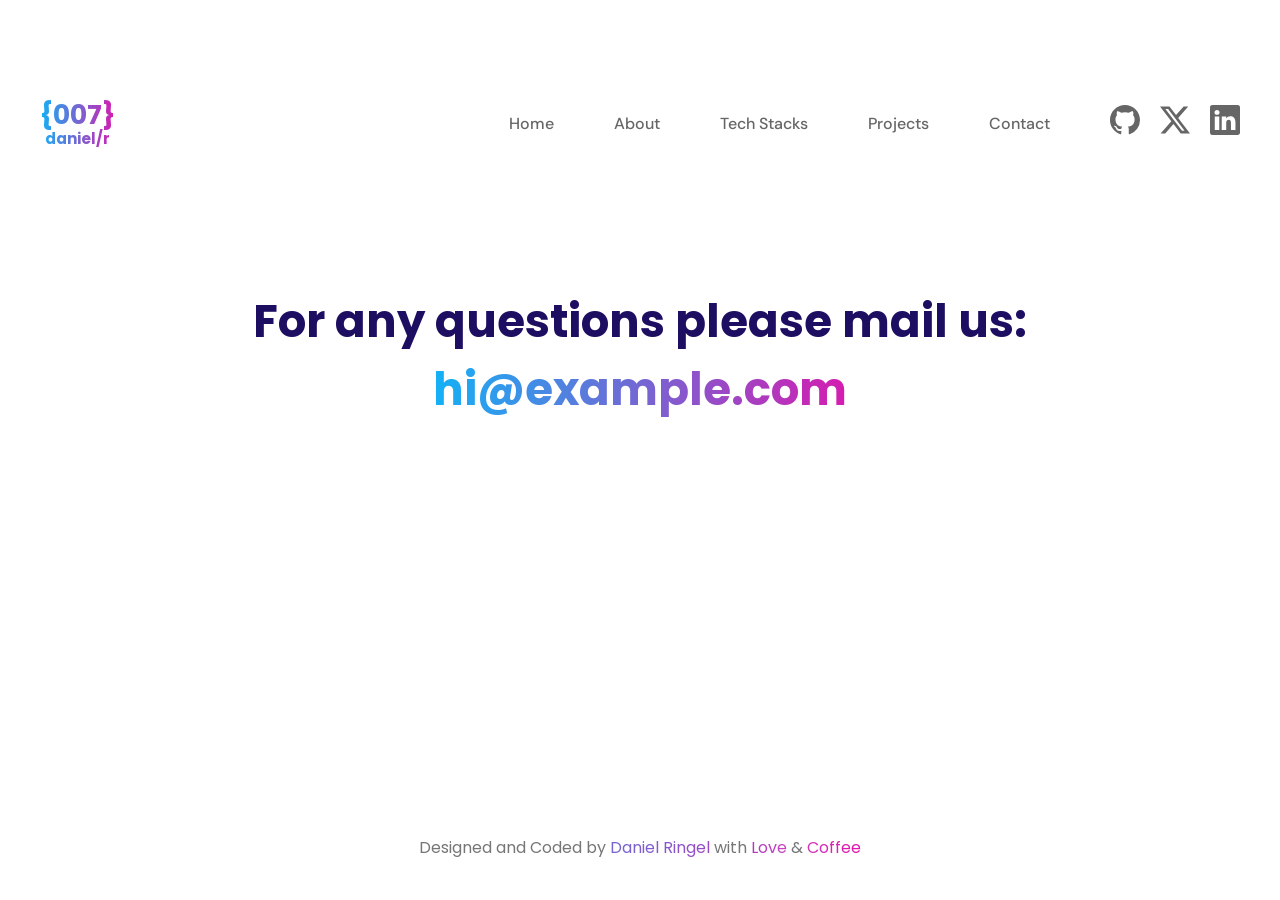
<file: pages/contact.html>
<!doctype html>
<html lang="en">
  <head>
    <meta charset="UTF-8" />
    <meta name="viewport" content="width=device-width, initial-scale=1.0" />
    <link rel="stylesheet" href="../css/base.css" />
    <link rel="stylesheet" href="../css/contact.css" />
    <link rel="preconnect" href="https://fonts.googleapis.com" />
    <link rel="preconnect" href="https://fonts.gstatic.com" crossorigin />
    <link
      href="https://fonts.googleapis.com/css2?family=Poppins:wght@400;500;600;700&display=swap"
      rel="stylesheet"
    />
    <link
    href="https://fonts.googleapis.com/css2?family=DM+Sans:wght@400;500&family=Poppins:wght@400;500;600;700&display=swap"
    rel="stylesheet"
    />
    <title>Contact · Daniel Ringel</title>
  </head>
  <body>
    <!-- This is the header (Top-Container) -->
    <header>
      <!-- Logo being a clickable link to the site -->
      <a href="../index.html" class="logo">
        <span class="logo-code">{007}</span>
        <span class="logo-name">daniel/r</span>
      </a>
      <button class="list-button" aria-label="Open menu">
                <svg
          xmlns="http://www.w3.org/2000/svg"
          width="16"
          height="16"
          fill="currentColor"
          viewBox="0 0 16 16"
        >
          <path
            fill-rule="evenodd"
            d="M2.5 12a.5.5 0 0 1 .5-.5h10a.5.5 0 0 1 0 1H3a.5.5 0 0 1-.5-.5m0-4a.5.5 0 0 1 .5-.5h10a.5.5 0 0 1 0 1H3a.5.5 0 0 1-.5-.5m0-4a.5.5 0 0 1 .5-.5h10a.5.5 0 0 1 0 1H3a.5.5 0 0 1-.5-.5"
          />
        </svg>
      </button>
      <!-- Navigator for the other pages and socials -->
      <nav>
        <!-- Clickable links that takes you to other pages -->
        <ul class="pages">
          <li><a href="../index.html">Home</a></li>
          <li><a href="./about.html">About</a></li>
          <li>
            <a href="./tech-stack.html"
              ><span class="mobile-only">Technologies</span
              ><span class="desktop-only">Tech Stacks</span></a
            >
          </li>
          <li><a href="./projects.html">Projects</a></li>
          <li><a href="./contact.html">Contact</a></li>
        </ul>
        <!-- Clickable links that takes you to the corresponding social site -->
        <ul class="social-references">
          <li>
            <a href="http://www.x.com/" aria-label="X"
              ><svg
                xmlns="http://www.w3.org/2000/svg"
                width="16"
                height="16"
                fill="currentColor"
                viewBox="0 0 16 16"
              >
                <path
                  d="M12.6.75h2.454l-5.36 6.142L16 15.25h-4.937l-3.867-5.07-4.425 5.07H.316l5.733-6.57L0 .75h5.063l3.495 4.633L12.601.75Zm-.86 13.028h1.36L4.323 2.145H2.865z"
                /></svg></a>
          </li>
          <li>
            <a href="https://www.linkedin.com/in/daniel-ringel-713186295/" aria-label="LinkedIn"
              ><svg
                xmlns="http://www.w3.org/2000/svg"
                width="16"
                height="16"
                fill="currentColor"
                viewBox="0 0 16 16"
              >
                <path
                  d="M0 1.146C0 .513.526 0 1.175 0h13.65C15.474 0 16 .513 16 1.146v13.708c0 .633-.526 1.146-1.175 1.146H1.175C.526 16 0 15.487 0 14.854zm4.943 12.248V6.169H2.542v7.225zm-1.2-8.212c.837 0 1.358-.554 1.358-1.248-.015-.709-.52-1.248-1.342-1.248S2.4 3.226 2.4 3.934c0 .694.521 1.248 1.327 1.248zm4.908 8.212V9.359c0-.216.016-.432.08-.586.173-.431.568-.878 1.232-.878.869 0 1.216.662 1.216 1.634v3.865h2.401V9.25c0-2.22-1.184-3.252-2.764-3.252-1.274 0-1.845.7-2.165 1.193v.025h-.016l.016-.025V6.169h-2.4c.03.678 0 7.225 0 7.225z"
                /></svg></a>
          </li>
          <li>
            <a href="https://github.com/Daniel-Ringel" aria-label="GitHub"
              ><svg
                xmlns="http://www.w3.org/2000/svg"
                width="16"
                height="16"
                fill="currentColor"
                viewBox="0 0 16 16"
              >
                <path
                  d="M8 0C3.58 0 0 3.58 0 8c0 3.54 2.29 6.53 5.47 7.59.4.07.55-.17.55-.38 0-.19-.01-.82-.01-1.49-2.01.37-2.53-.49-2.69-.94-.09-.23-.48-.94-.82-1.13-.28-.15-.68-.52-.01-.53.63-.01 1.08.58 1.23.82.72 1.21 1.87.87 2.33.66.07-.52.28-.87.51-1.07-1.78-.2-3.64-.89-3.64-3.95 0-.87.31-1.59.82-2.15-.08-.2-.36-1.02.08-2.12 0 0 .67-.21 2.2.82.64-.18 1.32-.27 2-.27s1.36.09 2 .27c1.53-1.04 2.2-.82 2.2-.82.44 1.1.16 1.92.08 2.12.51.56.82 1.27.82 2.15 0 3.07-1.87 3.75-3.65 3.95.29.25.54.73.54 1.48 0 1.07-.01 1.93-.01 2.2 0 .21.15.46.55.38A8.01 8.01 0 0 0 16 8c0-4.42-3.58-8-8-8"
                /></svg></a>
          </li>
        </ul>
      </nav>
    </header>
    <!-- The front of the page -->
    <main>
      <h1>For any questions please <span class="mobile-only">drop a mail</span><span class="desktop-only">mail us:</span></h1>
      <p><a href="mailto:hi@example.com" class="gradient-contact">hi@example.com</a></p>
      <p class="mobile-only">or</p>
      <p class="mobile-only"><a href="tel:+911234567890" class="gradient-contact">+91 12345 67890</a></p>
    </main>

    <footer>
      <p>
        Designed and Coded by <span class="gradient-text author">Daniel Ringel</span> with
        <span class="gradient-text love">Love</span> &
        <span class="gradient-text coffee">Coffee</span>
      </p>
    </footer>
  </body>
</html>
</file>
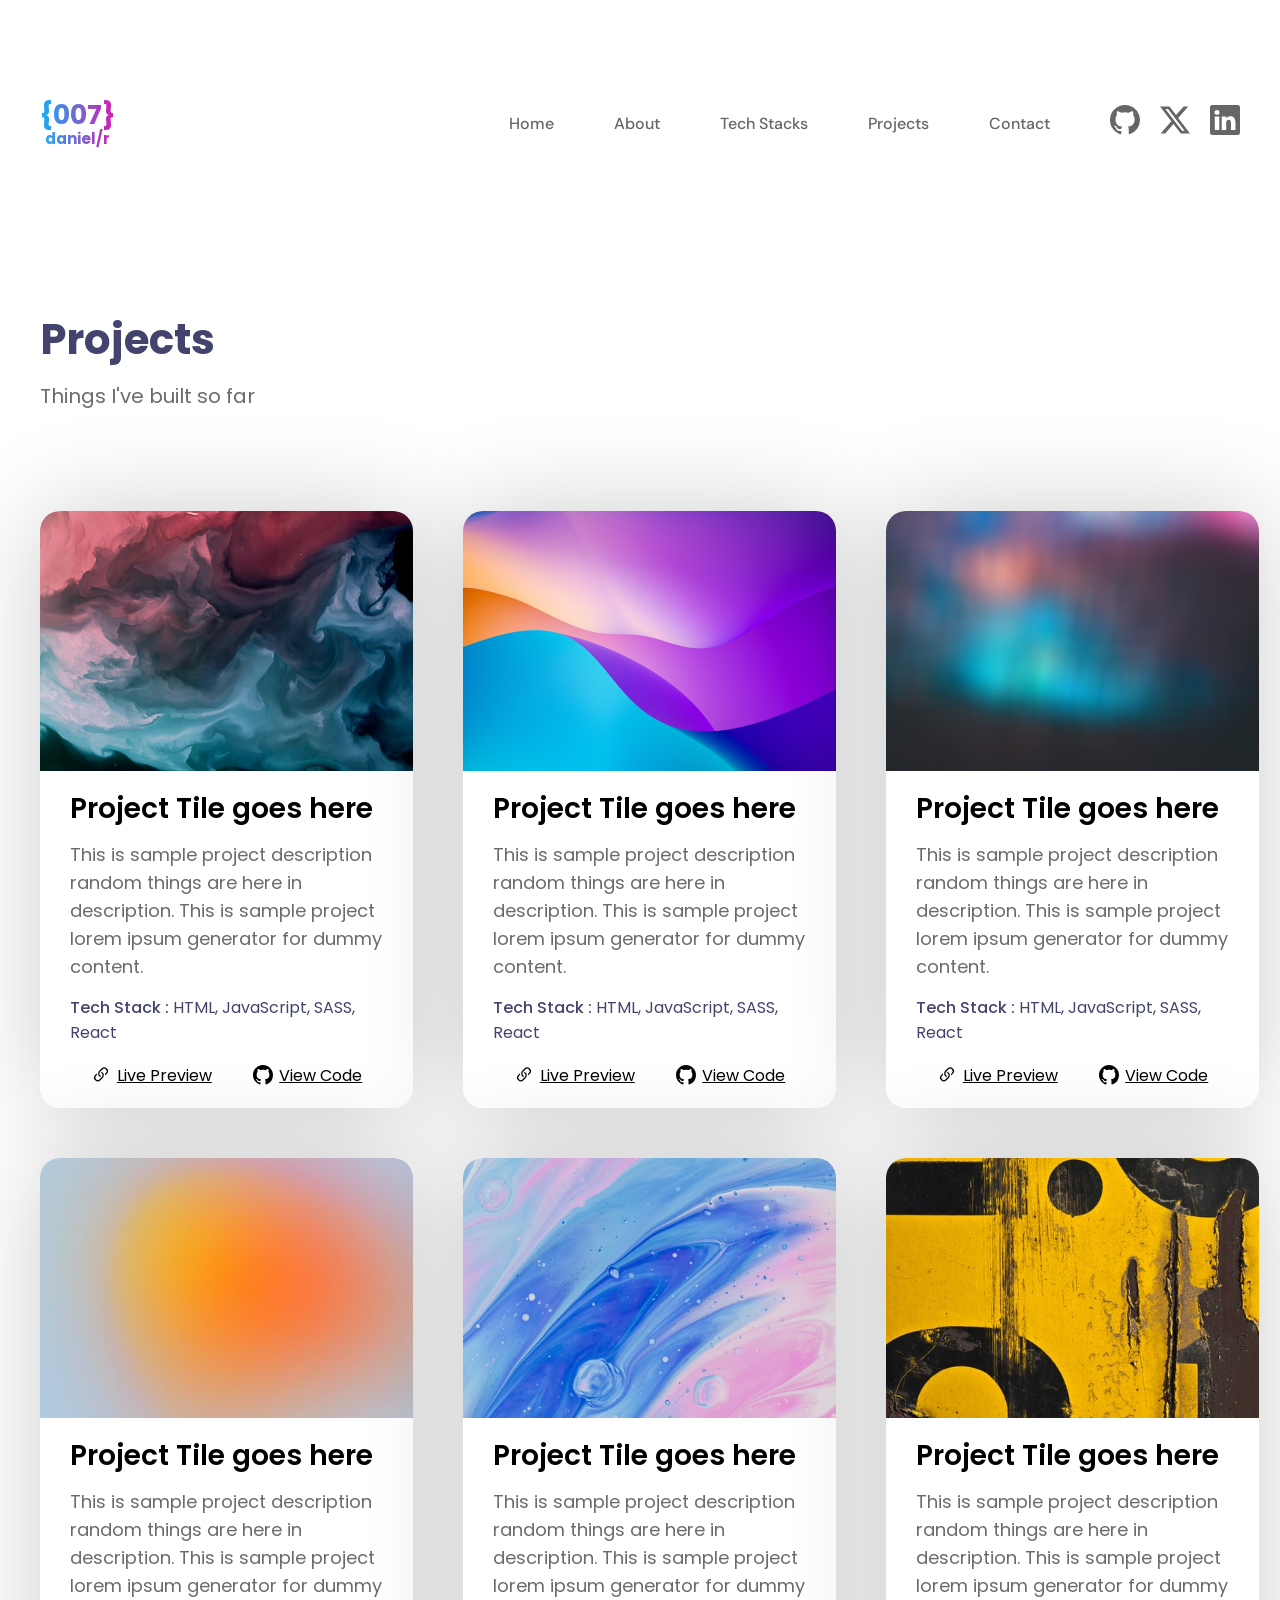
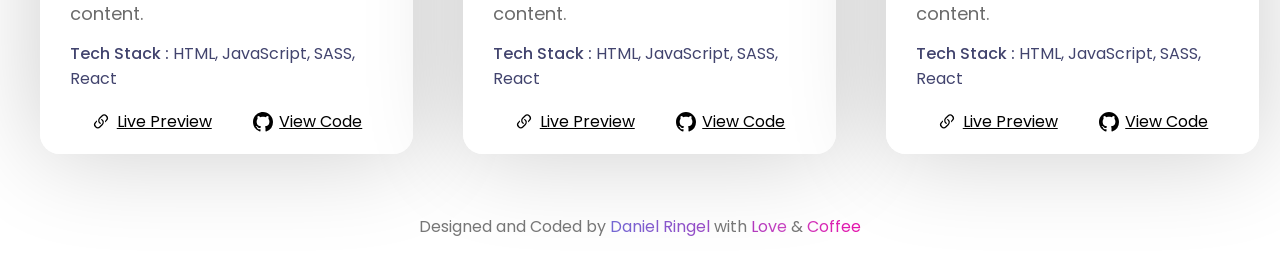
<file: pages/projects.html>
<!doctype html>
<html lang="en">
  <head>
    <meta charset="UTF-8" />
    <meta name="viewport" content="width=device-width, initial-scale=1.0" />
    <link rel="stylesheet" href="../css/base.css" />
    <link rel="stylesheet" href="../css/project.css" />
    <link rel="preconnect" href="https://fonts.googleapis.com" />
    <link rel="preconnect" href="https://fonts.gstatic.com" crossorigin />
    <link
      href="https://fonts.googleapis.com/css2?family=Poppins:wght@400;500;600;700&display=swap"
      rel="stylesheet"
    />
    <link
    href="https://fonts.googleapis.com/css2?family=DM+Sans:wght@400;500&family=Poppins:wght@400;500;600;700&display=swap"
    rel="stylesheet"
    />
    <title>Projects · Daniel Ringel</title>
  </head>
  <body>
    <!-- This is the header (Top-Container) -->
    <header>
      <!-- Logo being a clickable link to the site -->
      <a href="../index.html" class="logo">
        <span class="logo-code">{007}</span>
        <span class="logo-name">daniel/r</span>
      </a>
      <button class="list-button" aria-label="Open menu">
                <svg
          xmlns="http://www.w3.org/2000/svg"
          width="16"
          height="16"
          fill="currentColor"
          viewBox="0 0 16 16"
        >
          <path
            fill-rule="evenodd"
            d="M2.5 12a.5.5 0 0 1 .5-.5h10a.5.5 0 0 1 0 1H3a.5.5 0 0 1-.5-.5m0-4a.5.5 0 0 1 .5-.5h10a.5.5 0 0 1 0 1H3a.5.5 0 0 1-.5-.5m0-4a.5.5 0 0 1 .5-.5h10a.5.5 0 0 1 0 1H3a.5.5 0 0 1-.5-.5"
          />
        </svg>
      </button>
      <!-- Navigator for the other pages and socials -->
      <nav>
        <!-- Clickable links that takes you to other pages -->
        <ul class="pages">
          <li><a href="../index.html">Home</a></li>
          <li><a href="./about.html">About</a></li>
          <li>
            <a href="./tech-stack.html"
              ><span class="mobile-only">Technologies</span
              ><span class="desktop-only">Tech Stacks</span></a
            >
          </li>
          <li><a href="./projects.html">Projects</a></li>
          <li><a href="./contact.html">Contact</a></li>
        </ul>
        <!-- Clickable links that takes you to the corresponding social site -->
        <ul class="social-references">
          <li>
            <a href="http://www.x.com/" aria-label="X"
              ><svg
                xmlns="http://www.w3.org/2000/svg"
                width="16"
                height="16"
                fill="currentColor"
                viewBox="0 0 16 16"
              >
                <path
                  d="M12.6.75h2.454l-5.36 6.142L16 15.25h-4.937l-3.867-5.07-4.425 5.07H.316l5.733-6.57L0 .75h5.063l3.495 4.633L12.601.75Zm-.86 13.028h1.36L4.323 2.145H2.865z"
                /></svg></a>
          </li>
          <li>
            <a href="https://www.linkedin.com/in/daniel-ringel-713186295/" aria-label="LinkedIn"
              ><svg
                xmlns="http://www.w3.org/2000/svg"
                width="16"
                height="16"
                fill="currentColor"
                viewBox="0 0 16 16"
              >
                <path
                  d="M0 1.146C0 .513.526 0 1.175 0h13.65C15.474 0 16 .513 16 1.146v13.708c0 .633-.526 1.146-1.175 1.146H1.175C.526 16 0 15.487 0 14.854zm4.943 12.248V6.169H2.542v7.225zm-1.2-8.212c.837 0 1.358-.554 1.358-1.248-.015-.709-.52-1.248-1.342-1.248S2.4 3.226 2.4 3.934c0 .694.521 1.248 1.327 1.248zm4.908 8.212V9.359c0-.216.016-.432.08-.586.173-.431.568-.878 1.232-.878.869 0 1.216.662 1.216 1.634v3.865h2.401V9.25c0-2.22-1.184-3.252-2.764-3.252-1.274 0-1.845.7-2.165 1.193v.025h-.016l.016-.025V6.169h-2.4c.03.678 0 7.225 0 7.225z"
                /></svg></a>
          </li>
          <li>
            <a href="https://github.com/Daniel-Ringel" aria-label="GitHub"
              ><svg
                xmlns="http://www.w3.org/2000/svg"
                width="16"
                height="16"
                fill="currentColor"
                viewBox="0 0 16 16"
              >
                <path
                  d="M8 0C3.58 0 0 3.58 0 8c0 3.54 2.29 6.53 5.47 7.59.4.07.55-.17.55-.38 0-.19-.01-.82-.01-1.49-2.01.37-2.53-.49-2.69-.94-.09-.23-.48-.94-.82-1.13-.28-.15-.68-.52-.01-.53.63-.01 1.08.58 1.23.82.72 1.21 1.87.87 2.33.66.07-.52.28-.87.51-1.07-1.78-.2-3.64-.89-3.64-3.95 0-.87.31-1.59.82-2.15-.08-.2-.36-1.02.08-2.12 0 0 .67-.21 2.2.82.64-.18 1.32-.27 2-.27s1.36.09 2 .27c1.53-1.04 2.2-.82 2.2-.82.44 1.1.16 1.92.08 2.12.51.56.82 1.27.82 2.15 0 3.07-1.87 3.75-3.65 3.95.29.25.54.73.54 1.48 0 1.07-.01 1.93-.01 2.2 0 .21.15.46.55.38A8.01 8.01 0 0 0 16 8c0-4.42-3.58-8-8-8"
                /></svg></a>
          </li>
        </ul>
      </nav>
    </header>
    <!-- The front of the page -->
    <main>
      <h1>Projects</h1>
      <p class="desktop-only">Things I've built so far</p>
      <ul class="project-list">
        <li>
          <article class="project-card">
            <img class="mobile-only" src="../assets/project-images-mobile/alexia-balaguer-UE1oS124SoY-unsplash.jpg" alt="Placeholder Image For Project 1 (Mobile Version)">
            <img class="desktop-only" src="../assets/project-images-desktop/8fdf1590e7872c6a2058b9625737f5b75b60be13.jpg" alt="Placeholder Image For Project 1 (Desktop Version)">
            <div class="project-body">
              <h2><span class="mobile-only">Project title 1</span><span class="desktop-only">Project Tile goes here</span></h2>
              <p class="project-description">This is sample project description random things are here in description. This is sample project lorem ipsum generator for dummy content.</p>
              <p class="project-stack"><strong>Tech Stack :</strong> HTML<span class="mobile-only">/CSS</span>, JavaScript<span class="desktop-only">, SASS, React</span></p>
              <div class="project-links">
                <a href="#"><img src="../assets/link-45deg.svg" alt="">Live Preview</a>
                <a href="#"><img src="../assets/github.svg" alt="">View Code</a>
              </div>
            </div>
          </article>
        </li>
        <li>
          <article class="project-card">
            <img class="mobile-only" src="../assets/project-images-mobile/hoang-dang-khoa-Of_Vjt9rcLE-unsplash.jpg" alt="Placeholder Image For Project 2 (Mobile Version)">
            <img class="desktop-only" src="../assets/project-images-desktop/c58f84a06b364f1d268c5f396af9f68e95fa8167.jpg" alt="Placeholder Image For Project 2 (Desktop Version)">
            <div class="project-body">
              <h2><span class="mobile-only">Project title 2</span><span class="desktop-only">Project Tile goes here</span></h2>
              <p class="project-description">This is sample project description random things are here in description. This is sample project lorem ipsum generator for dummy content.</p>
              <p class="project-stack"><strong>Tech Stack :</strong> HTML<span class="mobile-only">/CSS</span>, JavaScript<span class="desktop-only">, SASS, React</span></p>
              <div class="project-links">
                <a href="#"><img src="../assets/link-45deg.svg" alt="">Live Preview</a>
                <a href="#"><img src="../assets/github.svg" alt="">View Code</a>
              </div>
            </div>
          </article>
        </li>
        <li>
          <article class="project-card">
            <img class="mobile-only" src="../assets/project-images-mobile/kiryl-PVCxXEU2A30-unsplash.jpg" alt="Placeholder Image For Project 3 (Mobile Version)">
            <img class="desktop-only" src="../assets/project-images-desktop/61378a0032f30b561bea9168c23cb7e62e2faca6.jpg" alt="Placeholder Image For Project 3 (Desktop Version)">
            <div class="project-body">
              <h2><span class="mobile-only">Project title 3</span><span class="desktop-only">Project Tile goes here</span></h2>
              <p class="project-description">This is sample project description random things are here in description. This is sample project lorem ipsum generator for dummy content.</p>
              <p class="project-stack"><strong>Tech Stack :</strong> HTML<span class="mobile-only">/CSS</span>, JavaScript<span class="desktop-only">, SASS, React</span></p>
              <div class="project-links">
                <a href="#"><img src="../assets/link-45deg.svg" alt="">Live Preview</a>
                <a href="#"><img src="../assets/github.svg" alt="">View Code</a>
              </div>
            </div>
          </article>
        </li>
        <li>
          <article class="project-card">
            <img class="mobile-only" src="../assets/project-images-mobile/pawel-czerwinski-ahX1sknMGhg-unsplash.jpg" alt="Placeholder Image For Project 4 (Mobile Version)">
            <img class="desktop-only" src="../assets/project-images-desktop/bd0b1c40ea5b01bccbe2ee39d1608b7af2b84c96.jpg" alt="Placeholder Image For Project 4 (Desktop Version)">
            <div class="project-body">
              <h2><span class="mobile-only">Project title 4</span><span class="desktop-only">Project Tile goes here</span></h2>
              <p class="project-description">This is sample project description random things are here in description. This is sample project lorem ipsum generator for dummy content.</p>
              <p class="project-stack"><strong>Tech Stack :</strong> HTML<span class="mobile-only">/CSS</span>, JavaScript<span class="desktop-only">, SASS, React</span></p>
              <div class="project-links">
                <a href="#"><img src="../assets/link-45deg.svg" alt="">Live Preview</a>
                <a href="#"><img src="../assets/github.svg" alt="">View Code</a>
              </div>
            </div>
          </article>
        </li>
        <li>
          <article class="project-card">
            <img class="mobile-only" src="../assets/project-images-mobile/mustafi-numann-q1m8eWduMmg-unsplash.jpg" alt="Placeholder Image For Project 5 (Mobile Version)">
            <img class="desktop-only" src="../assets/project-images-desktop/1ca614c694dfa61c88bf91b57d4a2a529cb10144.jpg" alt="Placeholder Image For Project 5 (Desktop Version)">
            <div class="project-body">
              <h2><span class="mobile-only">Project title 5</span><span class="desktop-only">Project Tile goes here</span></h2>
              <p class="project-description">This is sample project description random things are here in description. This is sample project lorem ipsum generator for dummy content.</p>
              <p class="project-stack"><strong>Tech Stack :</strong> HTML<span class="mobile-only">/CSS</span>, JavaScript<span class="desktop-only">, SASS, React</span></p>
              <div class="project-links">
                <a href="#"><img src="../assets/link-45deg.svg" alt="">Live Preview</a>
                <a href="#"><img src="../assets/github.svg" alt="">View Code</a>
              </div>
            </div>
          </article>
        </li>
        <li>
          <article class="project-card">
            <img class="mobile-only" src="../assets/project-images-mobile/stefan-szankowski-cCip3XC4z8c-unsplash.jpg" alt="Placeholder Image For Project 6 (Mobile Version)">
            <img class="desktop-only" src="../assets/project-images-desktop/1f4932808d5857f6f0d9154cbce52348d32d1f0d.jpg" alt="Placeholder Image For Project 6 (Desktop Version)">
            <div class="project-body">
              <h2><span class="mobile-only">Project title 6</span><span class="desktop-only">Project Tile goes here</span></h2>
              <p class="project-description">This is sample project description random things are here in description. This is sample project lorem ipsum generator for dummy content.</p>
              <p class="project-stack"><strong>Tech Stack :</strong> HTML<span class="mobile-only">/CSS</span>, JavaScript<span class="desktop-only">, SASS, React</span></p>
              <div class="project-links">
                <a href="#"><img src="../assets/link-45deg.svg" alt="">Live Preview</a>
                <a href="#"><img src="../assets/github.svg" alt="">View Code</a>
              </div>
            </div>
          </article>
        </li>
      </ul>
    </main>

    <footer>
      <p>
        Designed and Coded by <span class="gradient-text author">Daniel Ringel</span> with
        <span class="gradient-text love">Love</span> &
        <span class="gradient-text coffee">Coffee</span>
      </p>
    </footer>
  </body>
</html>
</file>
<file: css/base.css>
* {
  margin: 0;
  padding: 0;
  box-sizing: border-box;
}

:root {
  color-scheme: light dark;

  --color-blue: #3a86ff;
  --color-purple: #8c56d4;
  --color-logo-start-gradient: #13b1f6;
  --color-logo-end-gradient: #d51cb0;
  --color-author-start-gradient: #7267d3;
  --color-author-end-gradient: #9949c5;
  --color-coffee-start-gradient: #d034b9;
  --color-coffee-end-gradient: #e510aa;
  --color-love-start-gradient: #b038bd;
  --color-love-end-gradient: #c845c0;
  --color-text: #19191a;
  --color-bg: #ffffff;
  --color-nav: #666666;
  --color-footer: #767676;
  --color-heading: #2b2b45;
  --color-text-muted: #6b6b6b;
  --color-text-muted-ligher: #767676;
  --color-tag-bg: #DFFEE2;
  --color-tag-text: #2F6E21;
  --color-border-mobile: #e0e0e0;
  --color-border-desktop: #F1F1F2;
  --color-header-about: #42446E;
  --color-link: #333333;
  --color-shadow: #00000033;
  --color-black: #000000;
  --color-contact-paragraph: #1E0E62;
  --color-card-bg: #ffffff;
}

body {
  font-family: "Poppins", sans-serif;
  background: var(--color-bg);
  color: var(--color-text);
  padding: 20px;
  display: flex;
  flex-direction: column;
  min-height: 100vh;
}

header {
  display: flex;
  flex-wrap: wrap;
  justify-content: space-between;
  align-items: center;
}

.logo {
  background: linear-gradient(
    to right,
    var(--color-logo-start-gradient),
    var(--color-logo-end-gradient)
  );
  background-clip: text;
  -webkit-background-clip: text;
  color: transparent;
  display: flex;
  flex-direction: column;
  text-decoration: none;
  font-weight: 700;
  line-height: 1.15;
}

.logo-code {
  font-size: 26.5px;
  text-align: center;
}

.logo-name {
  font-size: 15px;
  text-align: center;
}

.list-button {
  background: none;
  border: none;
  padding: 0;
  cursor: pointer;
}

.list-button svg {
  width: 30px;
  height: auto;
}

nav {
  width: 100%;
  display: flex;
  flex-direction: column;
  align-content: center;
  gap: 20px;
  margin-top: 24px;
}

.desktop-only {
  display: none;
}

.pages {
  font-family: "DM Sans", sans-serif;
  list-style: none;
  display: flex;
  flex-direction: column;
  gap: 8px;
  text-align: center;
}

.pages a {
  text-decoration: none;
  color: var(--color-text);
  font-weight: 500;
}

.social-references {
  display: flex;
  justify-content: space-evenly;
  list-style: none;
  reading-flow: flex-visual;
}

.social-references svg {
  width: 30px;
  height: 30px;
}

.social-references a {
  color: var(--color-text);
}

main {
  flex: 1;
}

.main-author {
  background: linear-gradient(to right, var(--color-blue), var(--color-purple));
}

.author {
  background: var(--color-text);
}

.love {
  background: linear-gradient(to right, var(--color-blue), var(--color-purple));
}

.coffee {
  background: linear-gradient(to right, var(--color-blue), var(--color-purple));
}

.gradient-text {
  -webkit-background-clip: text;
  background-clip: text;
  color: transparent;
}

footer {
  text-align: center;
}

@media (min-width: 600px) {
  body {
    padding: 40px 20px;
  }

  header,
  main,
  footer {
    max-width: 1200px;
    width: 100%;
    margin-left: auto;
    margin-right: auto;
  }

  header {
    margin-top: 60px;
  }

  :root {
    --color-text: #2b2b45;
  }

  .list-button {
    display: none;
  }

  nav {
    flex: 1;
    flex-direction: row;
    justify-content: flex-end;
    align-items: center;
    margin-top: 0;
    gap: 60px;
  }

  .mobile-only {
    display: none;
  }
  .desktop-only {
    display: inline;
  }

  .pages {
    flex-direction: row;
    gap: 60px;
  }

  .pages a {
    color: var(--color-nav);
  }

  .social-references {
    gap: 20px;
  }

  .social-references svg {
    width: 30px;
    color: var(--color-nav);
  }

  .social-references li:nth-child(3) {
    order: 1;
  }
  .social-references li:nth-child(1) {
    order: 2;
  }
  .social-references li:nth-child(2) {
    order: 3;
  }

  section.mobile-only {
    display:none;
  }

  p > .author {
    background: linear-gradient(
      to right,
      var(--color-author-start-gradient),
      var(--color-author-end-gradient)
    );
    -webkit-background-clip: text;
    background-clip: text;
    color: transparent;
  }

  .love {
    background: linear-gradient(
      to right,
      var(--color-love-start-gradient),
      var(--color-love-end-gradient)
    );
  }

  .coffee {
    background: linear-gradient(
      to right,
      var(--color-coffee-start-gradient),
      var(--color-coffee-end-gradient)
    );
  }

  .gradient-text {
    -webkit-background-clip: text;
    background-clip: text;
    color: transparent;
  }

  footer {
    color: var(--color-footer);
  }
}

@media (prefers-color-scheme: dark) {
  :root {
    --color-blue: #3a86ff;
    --color-purple: #8c56d4;
    --color-logo-start-gradient: #13b1f6;
    --color-logo-end-gradient: #d51cb0;
    --color-author-start-gradient: #7267d3;
    --color-author-end-gradient: #9949c5;
    --color-coffee-start-gradient: #d034b9;
    --color-coffee-end-gradient: #e510aa;
    --color-love-start-gradient: #b038bd;
    --color-love-end-gradient: #c845c0;
    --color-text: #D9D9D9;
    --color-bg: #191919;
    --color-nav: #A7A7A7;
    --color-footer: #CCCCCC;
    --color-heading: #CCCCCC;
    --color-text-muted: #CCCCCC;
    --color-text-muted-ligher: #D9D9D9;
    --color-tag-bg: #DFFEE2;
    --color-tag-text: #2F6E21;
    --color-border-mobile: #e0e0e0;
    --color-border-desktop: #F1F1F2;
    --color-header-about: #CCCCCC;
    --color-link: #FFFFFF;
    --color-shadow: #00000033;
    --color-black: #CCCCCC;
    --color-contact-paragraph: #CCCCCC;
    --color-card-bg: #363636;
  }

  .project-links img {
    filter: invert(1);
  }

  .invert-dark {
    filter: invert(1);
  }
}
</file>
<file: css/home.css>
.photo-frame {
  background: linear-gradient(
    to top,
    var(--color-logo-start-gradient),
    var(--color-logo-end-gradient)
  );
  border-radius: 50%;
  padding: 5px;
  width: 260px;
  height: 260px;
}

.photo-frame img {
  width: 100%;
  height: 100%;
  border-radius: 50%;
  object-fit: cover;
  display: block;
}

main {
  margin-top: 120px;
  margin-bottom: 60px;
}

main h1 {
  line-height: 1.3;
  margin-bottom: 20px;
  font-size: 1.5rem;
}

@media (max-width: 599px) {

    footer {
    position: fixed;
    bottom: 0;
    left: 0;
    right: 0;
    color: var(--color-text-muted);
    background: var(--color-bg);
    font-size: 13px;
    }

    .author {
    color: var(--color-text-muted);
    }

}

@media (min-width: 600px) {
  main {
    margin-top: 0px;
    margin-bottom: 0;
    display: flex;
    flex-direction: row;
    align-items: center;
    justify-content: space-between;
    gap: 60px;
  }

  .photo-frame {
    flex-shrink: 0;
    width: 350px;
    height: 350px;
  }

  main h1 {
    font-size: 55px;
    margin-bottom: 0;
  }
}
</file>
<file: css/about.css>
main {
    margin-top: 80px;
}

main h1 {
    margin-bottom: 7.5%;
}

main > p {
    color: var(--color-text-muted);
    margin-bottom: 32px;
}

main h2 {
    font-size: 32px;
    margin-bottom: 32px;
}

main h3 {
    font-size: 16px;
    font-weight: 400;
}

.experience {
    display: grid;
    grid-template-columns: 1fr auto;
    row-gap: 4px;
    padding-bottom: 16px;
    margin-bottom: 16px;
    border-bottom: 1px solid var(--color-border-mobile);
}

.experience h3 { 
    grid-column: 1; 
    grid-row: 1; 
    color: var(--color-text-muted);
}

.experience .tag { 
    grid-column: 2; 
    grid-row: 1; 
    justify-self: end;
    align-self: start;
}

.experience .company { 
    grid-column: 1; 
    grid-row: 2; 
    font-size: 14px;
}

.company span, 
.location span {
    color: var(--color-text-muted);
}

.experience .location { 
    grid-column: 1; 
    grid-row: 3; 
    font-size: 14px;
}

.experience .dates {
    grid-column: 2; 
    grid-row: 2; 
    justify-self: end; 
    color: var(--color-text-muted);
    font-size: 14px;
}

.experience svg {
    margin-right: 6px;
}

.tag {
    background: var(--color-tag-bg);
    color: var(--color-tag-text);
    padding: 4px 12px;
    border-radius: 999px;
    font-size: 13px;
    white-space: nowrap;
}

@media (max-width: 599px) {

    footer {
    position: fixed;
    bottom: 0;
    left: 0;
    right: 0;
    color: var(--color-text-muted);
    background: var(--color-bg);
    font-size: 13px;
    }

    .author {
    color: var(--color-text-muted);
    }

}

@media (min-width: 600px) {

    main {
        max-width: 1200px;
        margin-left: auto;
        margin-right: auto;
        padding-right: 500px;
    }

    main h1, main h2 {
        font-size: 42px;
        margin-top: 32px;
        margin-bottom: 32px;
        color: var(--color-header-about)
    }

    main p {
        font-size: 18px;
    }

    .experience {
        grid-template-columns: minmax(200px, auto) auto 1fr;
        border-color: var(--color-border-desktop);
    }

    .location svg {
    margin-left: 6px;
    }

    .experience h3 { 
        font-size: 22px;
        grid-column: 1 / 3; 
        grid-row: 1;
        color: var(--color-text-muted);
    }
    .experience .tag { 
        grid-column: 3; 
        grid-row: 1;
        font-size: 11px;
        font-weight: 600;
        margin-bottom:5px;
        margin-top: 4px;
        padding: 6px 24px
    }

    .experience .company { 
        grid-column: 1; 
        grid-row: 2; 
        font-size: 13px;
    }
    .experience .location { 
        grid-column: 2; 
        grid-row: 2; 
        font-size: 13px;
    }
    .experience .dates { 
        grid-column: 3; 
        grid-row: 2; 
        justify-self: end;
        font-size: 13px;
        color: var(--color-text-muted-ligher);
    }

    .experience svg {
        width: 13px;
        height: 13px;
        color: var(--color-text-muted-ligher);
    }

    .experience .location span, .experience .company span {
        color: var(--color-text-muted-ligher);
    }

    .experience:last-child {
        margin-bottom: 224px;
    }
}
</file>
<file: css/contact.css>
main {
    text-align: center;
    padding-top: 120px;
}

main h1 {
    font-size: 18px;
    margin-bottom: 16px;
}

main a {
    text-decoration: none;
    font-size: 22px;
    font-weight: 700;
}

.gradient-contact {
    background: linear-gradient(to right, var(--color-logo-start-gradient), var(--color-logo-end-gradient));
    background-clip: text;
    -webkit-background-clip: text;
    color: transparent;    
}

@media (max-width: 599px) {

    footer {
    position: fixed;
    bottom: 0;
    left: 0;
    right: 0;
    color: var(--color-text-muted);
    background: var(--color-bg);
    font-size: 13px;
    }

    .author {
    color: var(--color-text-muted);
    }

}

 @media (min-width: 600px) {
    
    main { 
        padding-top: 140px; 
    }

    main h1 {
        color: var(--color-contact-paragraph);
        font-size: 45px;
        margin-bottom: 0;
    }

    main a {
        font-size: 45px;
    }

 }
</file>
<file: css/project.css>
main {
    margin-top: 40px;
}

main h1 {
    font-size: 18px;
    font-weight: 700;
    margin-bottom: 20px;
}

.project-list {
    list-style: none;
     display: grid;
     gap: 32px;
}

.project-list li:last-child {
    margin-bottom: 32px;
}

.project-card {
    background: var(--color-bg);
    border-radius: 20px;
    overflow: hidden;
    box-shadow: 0 0px 100px var(--color-shadow);
}

.project-card h2 {
    font-size: 15px;
    font-weight: 600;
    margin-bottom: 10px;
}

.project-card img {
    width: 100%;
    aspect-ratio: 4 / 3;
    object-fit: cover;
    display: block;
}

.project-body {
    background-color: var(--color-card-bg);
    padding: 14px 16px;
}

.project-description {
    font-size: 13px;
    line-height: 1.5;
    margin-bottom: 12px;
}

.project-stack {
    font-size: 13px;
}

.project-links {
    display: flex;
    justify-content: space-between;
    font-size: 13px;
    margin-top: 14px;
}

.project-links a {
    color: var(--color-link);
    display: flex;
    align-items: center;
    gap: 6px;
}

.project-links img {
    width: 20px;
    height: 20px;
    flex-shrink: 0;
}

@media (max-width: 599px) {

    footer {
    position: fixed;
    bottom: 0;
    left: 0;
    right: 0;
    color: var(--color-text-muted);
    background: var(--color-bg);
    font-size: 13px;
    }

    .author {
    color: var(--color-text-muted);
    }
    
    main .desktop-only {
    display: none;

    }

}

@media (min-width: 600px) {

    main h1 {
        color: var(--color-header-about);
        margin-top: 120px;
        font-size: 42px;
        margin-bottom: 10px;
    }

    main > p {
        font-size: 20px;
        color: var(--color-text-muted);
    }

    .project-list {
        grid-template-columns: repeat(3, 1fr);
        gap: 50px;
    }

    .project-card {
        width: 373px;
    }

    .project-card img {
        width: 375px;
        height: 260px;
    }

    .project-body {
        padding: 20px 30px;
    }

    .project-card h2 {
        color: var(--color-black);
        font-size: 28px;
        line-height: 1.3;
        margin-bottom: 14px;
    }

    .project-description {
        color: var(--color-text-muted);
        font-size: 18px;
        line-height: 1.55;
        margin-top: 12px;
    }

    .project-stack {
        color: var(--color-header-about);
        font-size: 16px;
        margin-top: 14px;
    }

    .project-links {
        font-size: 16px;
        margin-top: 18px;
        justify-content: space-around;
    }

    .project-links a {
        color: var(--color-black);
    }

    .project-links img {
        width: 20px;
        height: 20px;
    }

    strong {
        font-weight: 500;
    }

    .project-list {
        margin-top: 100px;
    }

    .project-list li:last-child {
        margin-bottom: 60px;
    }

    main .mobile-only {
        display: none;
    }
    

}
</file>
